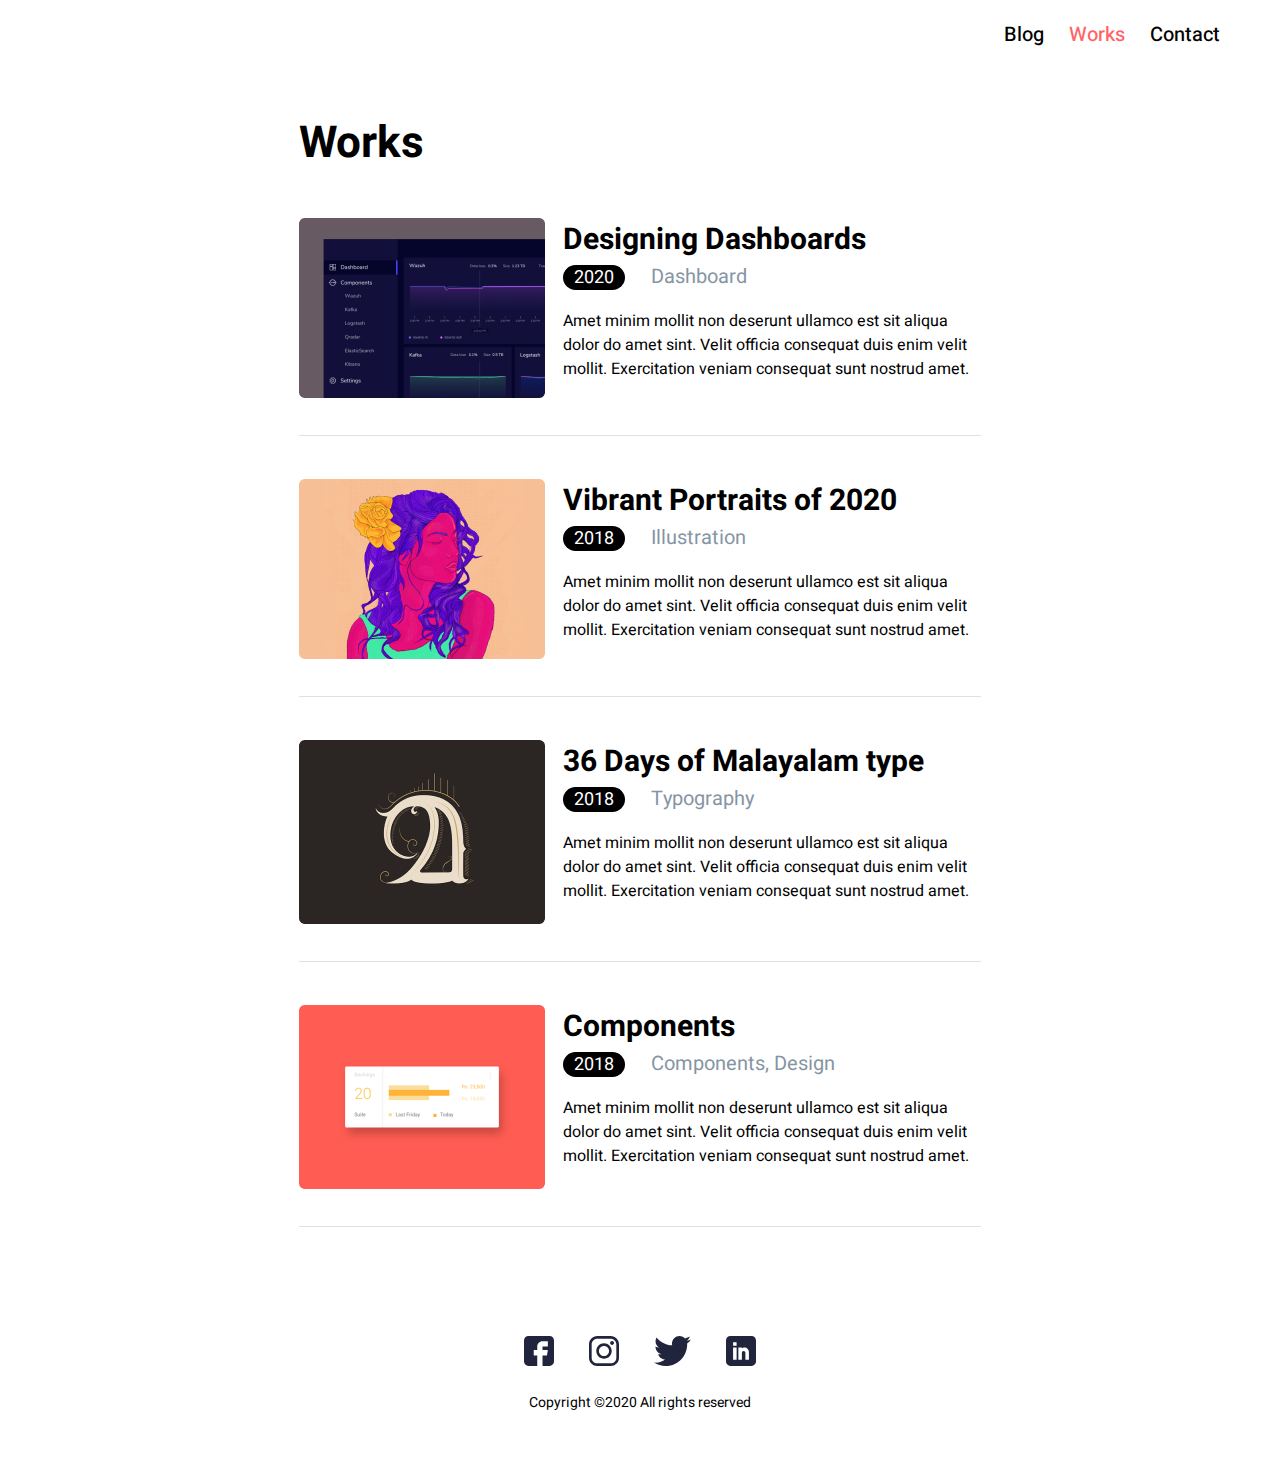
<file: index.html>
<!DOCTYPE html>
<html lang="en">
<head>          
    <meta charset="UTF-8">
    <meta name="viewport" content="width=device-width, initial-scale=1.0">
    <title>Work</title>
    <Link rel="stylesheet" href="mystyle.css" />
    <link rel="preconnect" href="https://fonts.googleapis.com">
<link rel="preconnect" href="https://fonts.gstatic.com" crossorigin>
<link href="https://fonts.googleapis.com/css2?family=Heebo:wght@400;500;600;700&display=swap" rel="stylesheet">
</head>
<body>
  <header>
   <nav>
     <span class="nav_a">Blog</span>
     <span class="nav_b">Works</span>
     <span class="nav_c">Contact</span>
   </nav> 
  </header>
  <main>
  <h1>Works</h1>
  <div class="box-list">
    <div class="box">
     <img src="images/Rectangle30.png" alt="image" class="image"/> 
     <div class="box_s">
      <h2>Designing Dashboards</h2>
      <div class="box4">
        <div class="box2">2020</div>
        <div class="box3">Dashboard</div>
      </div>
      <div class="stc">Amet minim mollit non deserunt ullamco est sit aliqua dolor do amet sint.
          Velit officia consequat duis enim velit mollit. 
          Exercitation veniam consequat sunt nostrud amet.</div>
     </div>
    </div>
    <div class="box">
      <img src="images/Rectangle32.png" alt="image" class="image"/>
      <div class="box_s">
       <h2>Vibrant Portraits of 2020</h2>
      <div class="box4">
        <div class="box2">2018</div>
        <div class="box3">Illustration</div>
      </div>
       <div class="stc">Amet minim mollit non deserunt ullamco est sit aliqua dolor do amet sint.
         Velit officia consequat duis enim velit mollit. 
         Exercitation veniam consequat sunt nostrud amet.</div>
       </div>
    </div>
    <div class="box">
      <img src="images/Rectangle34.png" alt="imgae" class="image"/>
      <div class="box_s">
       <h2>36 Days of Malayalam type</h2>
       <div class="box4">
         <div class="box2">2018</div>
         <div class="box3">Typography</div>
        </div>
       <div class="stc">Amet minim mollit non deserunt ullamco est sit aliqua dolor do amet sint.
         Velit officia consequat duis enim velit mollit. 
         Exercitation veniam consequat sunt nostrud amet.</div>
      </div>
    </div>
    <div class="box">
      <img src="images/Rectangle40.png" alt="image" class="image"/>
      <div class="box_s">
       <h2>Components</h2>
      <div class="box4">
        <div class="box2">2018</div>
        <div class="box3">Components, Design</div>
        </div>
       <div class="stc">Amet minim mollit non deserunt ullamco est sit aliqua dolor do amet sint.
         Velit officia consequat duis enim velit mollit. 
         Exercitation veniam consequat sunt nostrud amet.</div>
       </div>
    </div>
  </div>
  </main>
   <footer>
    <div style="margin: 0%; padding: 0%">
      <span class="item-logo">
       <img src="logos/fb.svg" alt="fasebook" id="fb"/>
      </span>
      <span class="item-logo">
       <img src="logos/insta.svg" alt="insta" id="insta"/>
      </span>
      <span class="item-logo">
       <img src="logos/Group.svg" alt="x" id="Group"/>
      </span>
      <span class="item-logo">
       <img src="logos/Linkedin.svg" alt="Link" id="Link"/>
      </span>
    </div>
    <p class="postscript">Copyright ©2020 All rights reserved</p>
   </footer>
</body>
</html>
</file>
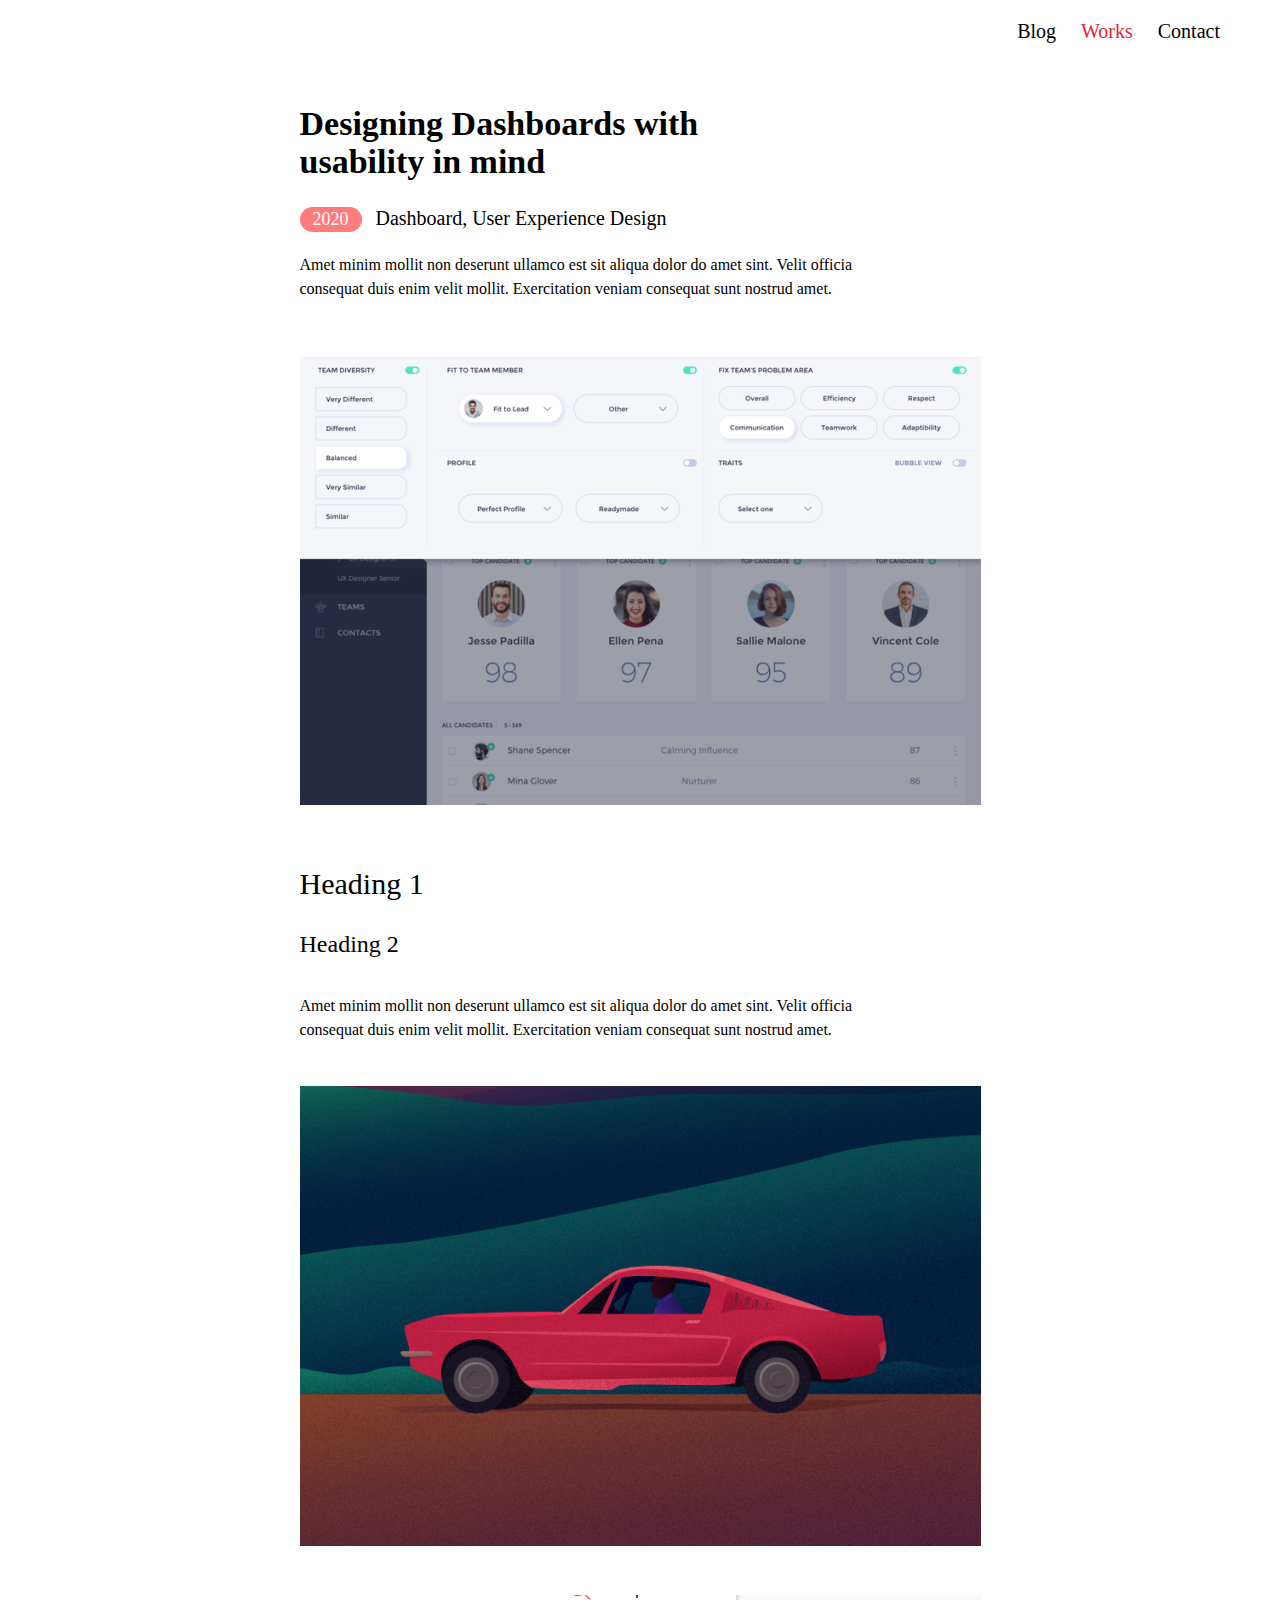
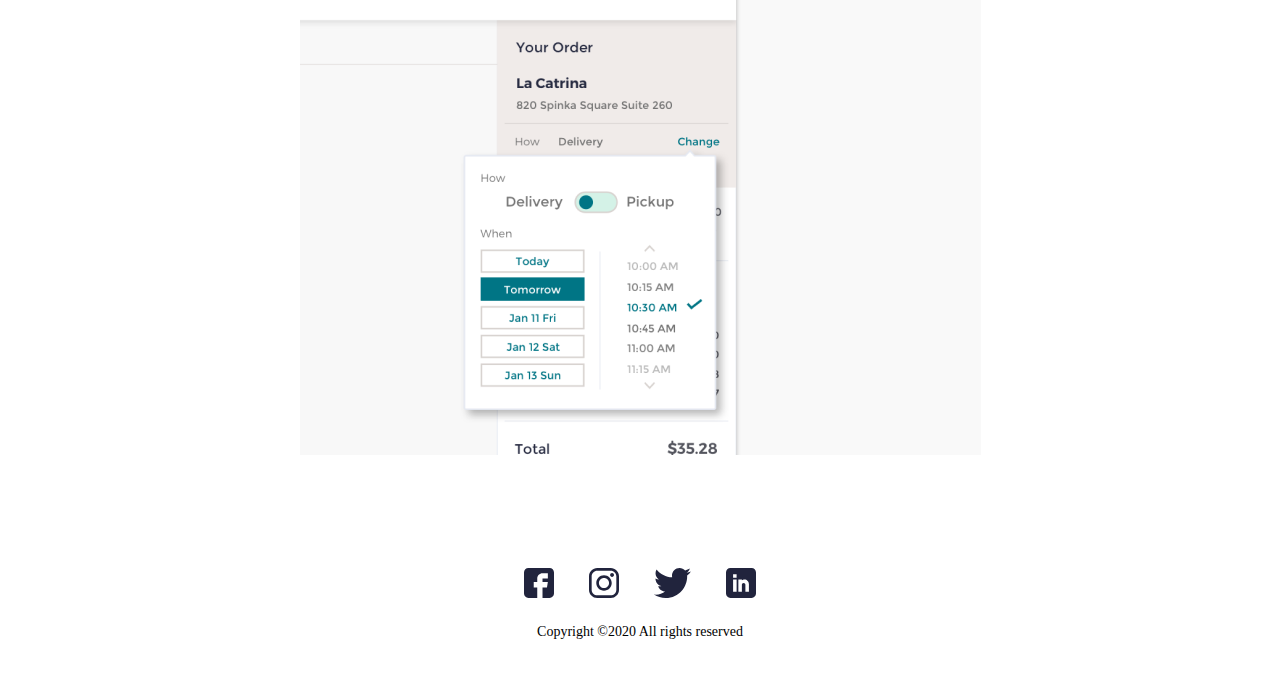
<file: index2.html>
<!DOCTYPE html>
<html lang="en-US">
 <head>
   <meta charset="utf-8">
   <meta name="viewport" content="width=device-width, initial-scale=1.0">
   <title>Work Detail</title>
   <Link rel="stylesheet" href="mystyle2.css" />
 </head>
 <body>
  <header>
    <span class="nav_a">Blog</span>
    <span class="nav_b">Works</span>
    <span class="nav_c">Contact</span>
  </header>
  <main>
   <div class="box">
    <div class="box_s">
     <h1> 
      Designing Dashboards with<br>
      usability in mind
     </h1>
     <div class="box_2">2020</div>
     <div class="box_3">
      Dashboard, User Experience Design
     </div>
     <div class="stc">
      Amet minim mollit non deserunt ullamco est sit aliqua dolor do amet sint. Velit officia<br>
      consequat duis enim velit mollit. Exercitation veniam consequat sunt nostrud amet.
     </div>
     <img src="images/Rectangle 4.png" alt="image" class="image"/>     
    </div>
   </div>
   <div class="box">
    <h2>Heading 1</h2>
    <h3>Heading 2</h3>
    <div class="stc">
      Amet minim mollit non deserunt ullamco est sit aliqua dolor do amet sint. Velit officia<br>
      consequat duis enim velit mollit. Exercitation veniam consequat sunt nostrud amet.
    </div>
    <img src="images/Rectangle 5.png" alt="image" class="image" />
    <img src="images/Rectangle 6.png" alt="image" class="image" />
   </div>
  </main>
  <footer>
   <div  style="margin: 0%; padding: 0%">
    <span class="imagebox">
      <img src="logos/fb.svg" alt="facebook" class="fb" />
    </span>
    <span class="imagebox">
      <img src="logos/insta.svg" alt="insta" class="insta" />
    </span>
    <span class="imagebox">
      <img src="logos/Group.svg" alt="x" class="Group" />
    </span>
    <span class="imagebox">
      <img src="logos/Linkedin.svg" alt="Link" class="Link" />
    </span>
   </div>
   <p class="footer_s">Copyright ©2020 All rights reserved</p>
  </footer>
 </body>
</html>
</file>
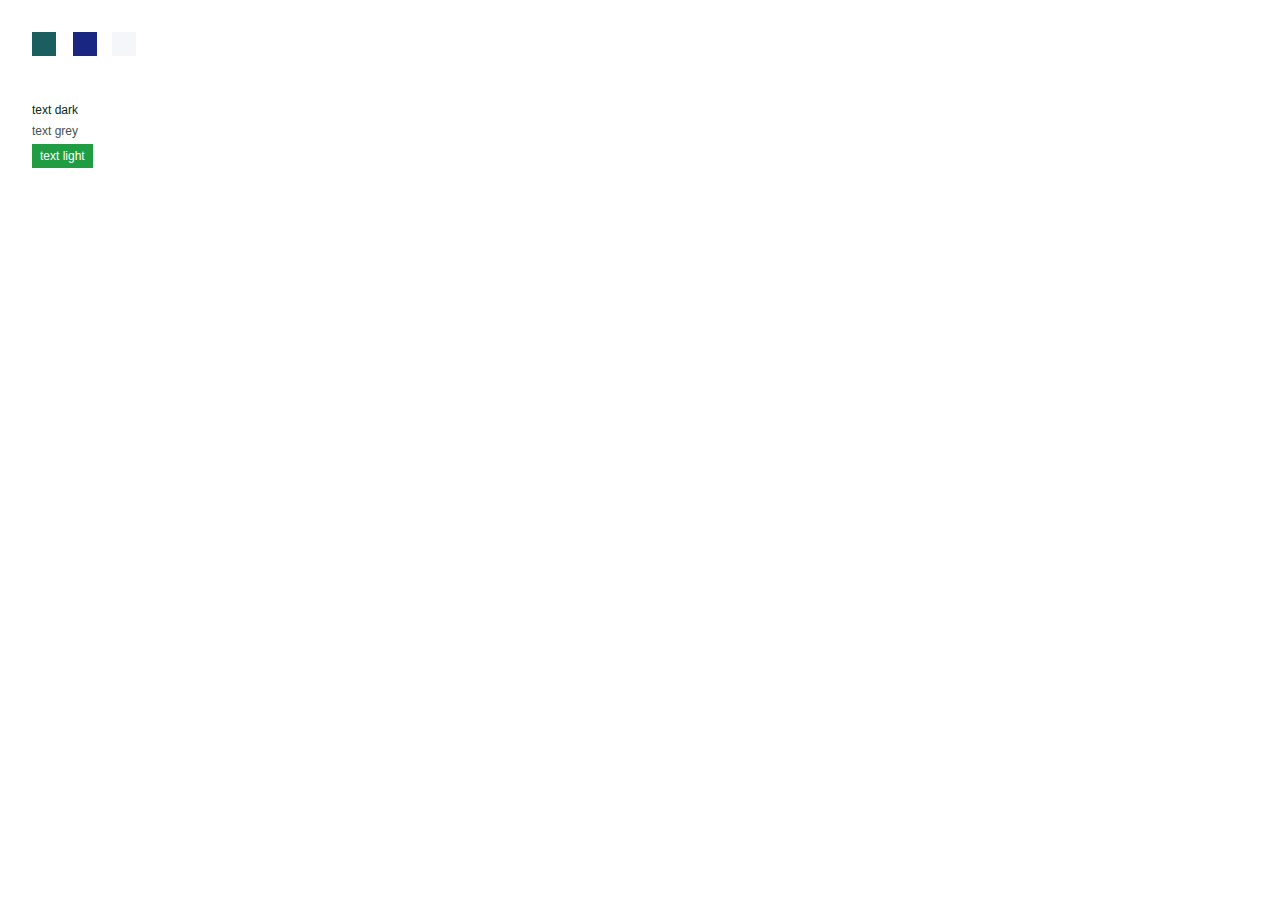
<file: figma_app/colors.html>
<!DOCTYPE html>
<html lang="en-US">
 <head>
  <meta charset="utf-8">
  <meta name="viewport" content="width=device-width">
  <title>colors</title>
  <Link rel="stylesheet" href="colorsstyle.css">
 </head>
 <body>
  <main>
   <div class="body">
    <div class="box">
     <div class="box_a"></div>
     <div class="box_b"></div>
     <div class="box_c"></div>
    </div>
    <div class="str">
     <div class="str_1">text dark</div>
     <div class="str_2">text grey</div>
     <div class="str_3">text light</div>
    </div>
   </div>
  </main>
 </body>
</html>
</file>
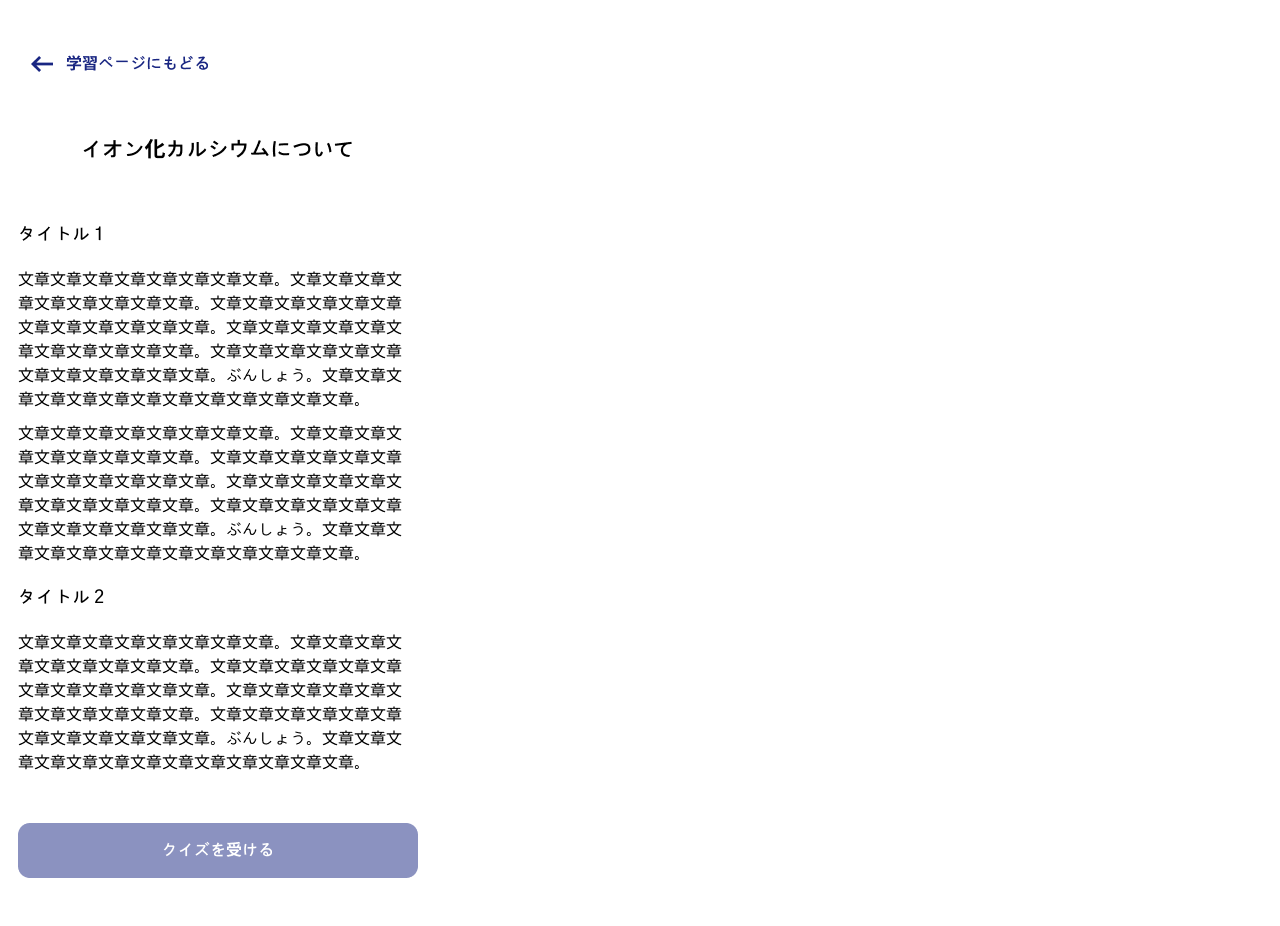
<file: figma_app/notyetread.html>
<!DOCTYPE html>
<html lang="en-US">
 <head>
  <meta charset="utf-8">
  <meta name="viewport" content="width=device-width">
  <title>notyetread</title>
  <link rel="stylesheet" href="notyetreadstyle.css">
 </head>
 <body>
  <main>
   <div class="body">
    <img src="images/notyetreadframe.png" alt="image" class="notyetreadframe">
    <img src="images/learning_content3.png" alt="image" class="learning3">
   </div>
  </main>
 </body>
</html>
</file>
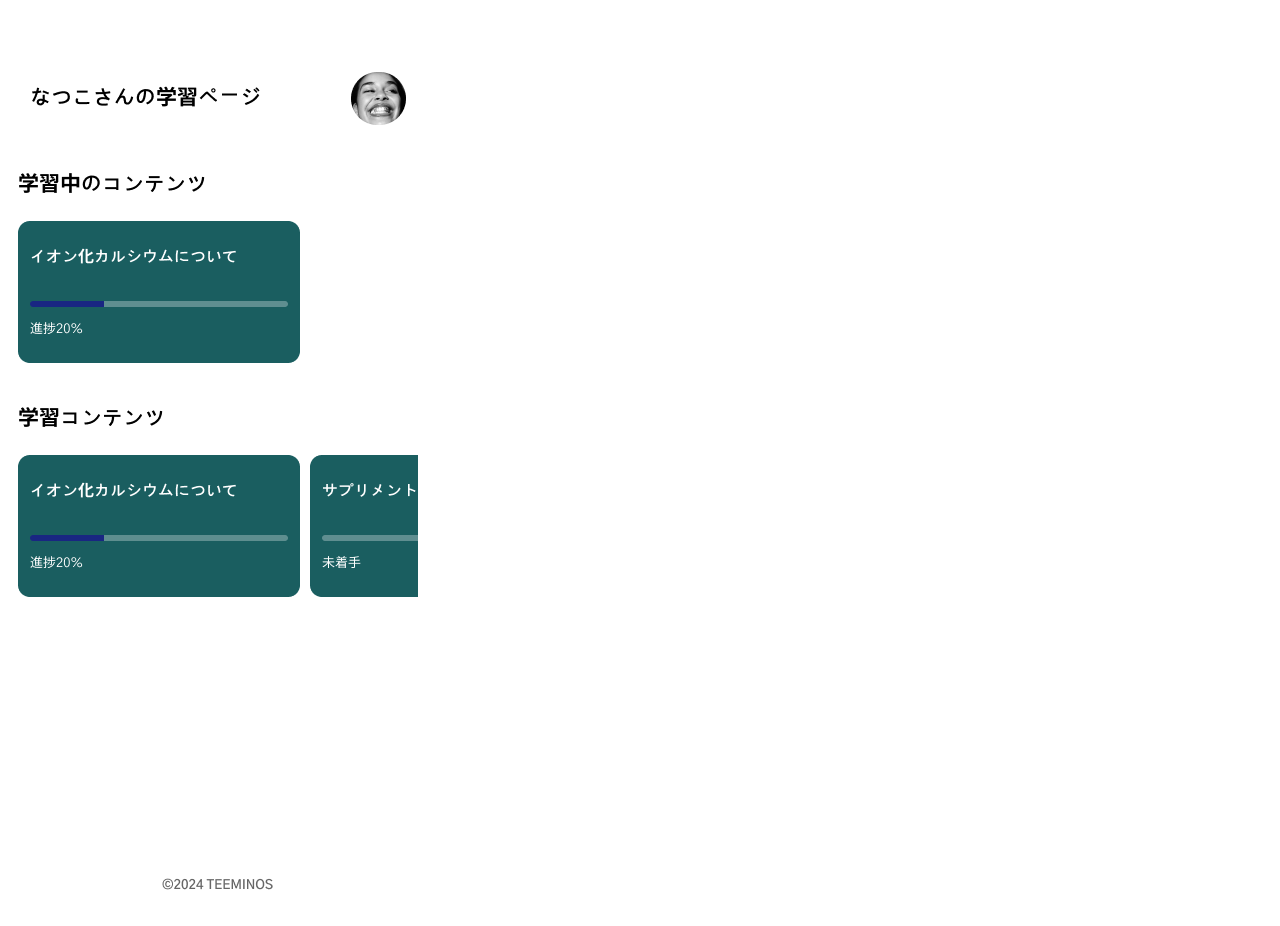
<file: figma_app/study.html>
<!DOCTYPE html>
<html lang="en-US">
 <head>
  <meta charset="utf-8">
  <meta name="viewport" content="width=device-width">
  <title>study</title>
  <link rel="stylesheet" href="studystyle.css">
 </head>
 <body>
  <main>
   <div class="body">
    <img src="images/frame.png" alt="image" class="frame">
    <img src="images/learning_content.png" alt="image" class="learning">
    <img src="images/learning_content2.png" alt="image" class="learning2">
    <img src="images/2024logo.png" alt="image" class="logo">
   </div>
  </main>
 </body>
</html>
</file>
<file: mystyle.css>
html {
    font-family: 'Heebo', sans-serif;
}

body {
    margin: 0;
}

body {
    margin: 0;
}

header {
    text-align: right;
    padding: 20px 60px;
    font-size: 20px;
}

.nav_a:hover {
    text-decoration: underline;
    text-decoration-color:dodgerblue;
    cursor: pointer;
}

.nav_b:hover {
    text-decoration: underline;
    text-decoration-color:dodgerblue;
    cursor: pointer;
}

.nav_c:hover {
    text-decoration: underline;
    text-decoration-color:dodgerblue;
    cursor: pointer;
}

.nav_a {
   display: inline-block;
   font-size: 20px;
   font-weight: 500;
}

.nav_b {
    display: inline-block;
    color:#FF6464;
    margin-left: 20px;
    font-size: 20px;
    font-weight: 500;
}

.nav_c {
   display: inline-block;
   margin-left: 20px;
   font-size: 20px;
   font-weight: 500;

}

main {
    display: block;
    width: 682px;
    margin: 42px auto 0;
}

.box-list {
    margin-top: 42px;
}

.box {
    display: block;
    border-bottom: 1px solid #E0E0E0;
    padding-bottom: 37px;
    font-size: 0;
}

.box:nth-child(n + 2) {
    margin-top: 43px;
}

.image {
    display: inline-block;
    width: 246px;
    vertical-align: top;
}

.box_s {
    display: inline-block;
    width: 418px;
    vertical-align: top;
    margin-left: 18px;
}



h2 {
    display: block;
    margin: 0;
    font-size: 30px;
    line-height: 44.06px;
}

.box2 {
    display: inline-block;
    color: white;
    background-color: black;
    width: 62px;
    font-size: 18px;
    line-height: 25px;
    border-radius: 9999px;
    text-align: center;
    font-family: Heebo;
}

.box3 {
    display: inline-block;
    color: #8695A4;
    margin-top: 0;
    margin-left: 26px;
    width: 211px;
    height: 29px;
    font-size: 20px;
}

.box {
    margin-top: 18px;
}

.stc {
    display: -webkit-box;
    -webkit-box-orient: vertical;
    -webkit-line-clamp: 3;
    overflow: hidden;  
    margin-top: 18px;
    font-size: 16px;
}



h1 { 
    font-size: 44px;
    margin-top: 0;
    margin-bottom: 0;
}

footer {
    text-align: center;
    padding-top: 51px;
    padding-bottom: 54px; 
    font-size: 0;
    margin-top: 58px;
}

.item-logo {
    display: inline-block;
    margin-right: 35px;
}

.item-logo:last-child {
    margin-right: 0;
}

footer img {
    display: block;
}

.postscript {
    margin-top: 26px;
    margin-bottom: 0    ;
    font-size: 14px;
}
</file>
<file: mystyle2.css>
html {
    font-family: inherit;
}

body {
    margin: 0;
}

header {
    text-align: right;
    padding: 20px 60px;
    font-size: 20px;
}

.nav_a:hover {
    text-decoration: underline;
    text-decoration-color: dodgerblue;
    cursor: pointer;
}

.nav_b:hover {
    text-decoration: underline;
    text-decoration-color: dodgerblue;
    cursor: pointer;
}

.nav_c:hover {
    text-decoration: underline;
    text-decoration-color: dodgerblue;
    cursor: pointer;
}

.nav_a {
    display: inline-block;
    font-size: 20px;
    font-weight: 500;
}

.nav_b {
    display: inline-block;
    color:rgb(229, 36, 53);
    margin-left: 20px;
    font-size: 20px;
    font-weight: 500;
}

.nav_c {
    display: inline-block;
    margin-left: 20px;
    font-size: 20px;
    font-weight: 500;
}

main {
    display: block;
    width: 681px;
    margin: 42px auto 0;
}

h1 {
    display: block;
    font-size: 34px;
    font-family: Heebo;
}

.box_2 {
    display: inline-block;
    color:aliceblue;
    background-color: #FF7C7C;
    width: 62px;
    font-size: 18px;
    line-height: 25px;
    border-radius: 9999px;
    text-align: center;
    font-family: Heebo;
}

.box_3 {
    display: inline-block;
    font-size: 20px;
    font-weight: 400;
    font-family: Heebo;
    line-height: 29.38px;
    margin-left: 10px;
}

.stc {
    display: inline-block;
    font-size: 16px;
    font-weight: 400;
    font-family: Heebo;
    line-height: 23.5px;
    margin-top: 20px;
}

.image {
    margin-top: 45px;
}

h2 {
    display: block;
    font-size: 30px;
    font-weight: 500;
    font-family: Heebo;
    line-height: 60px;
    margin-top: 45px;
    margin-bottom: 0;
}

h3 {
    display: block;
    font-size: 24px;
    font-weight: 500;
    font-family: Heebo;
    line-height: 60px;
    margin: 0;
}

footer {
    text-align: center;
    padding-top: 51px;
    padding-bottom: 54px;
    font-size: 0;
    margin-top: 58px;
}

.imagebox {
    display: inline-block;
    margin-right: 35px;
}

.imagebox:last-child {
    margin-right: 0;
}

footer img {
    display: block;
}

.footer_s {
    margin-top: 26px;
    margin-bottom: 0;
    font-size: 14px;
}
</file>
<file: figma_app/colorsstyle.css>
html  {
    font-family: 'Roboto', sans-serif;  
}

.body {
    display: block;
    margin: 0;
    padding: 0;
    width: 209px;
    height: 220px;
}

.box {
  display: flex;
}

.box_a {
  display: inline-block;
  padding: 0;
  margin-top: 24px;
  margin-left: 24px;
  height: 24px;
  width: 24px;
  background-color: #1A5E60
}

.box_b {
  display: inline-block;
  padding: 0;
  margin-top: 24px;
  margin-left: 17px ;
  height: 24px;
  width: 24px;
  background-color: #192682
}

.box_c {
  display: inline-block;
  padding: 0;
  margin-top: 24px;
  margin-left: 15px;                                     
  height: 24px;
  width: 24px;
  background-color: #F5F6FA
}

.str {
  display: block; 
}

.str_1 {
  display: block;
  margin-top: 47px;
  margin-left: 24px;
  font-size: 12px;
  line-height: 14.06px;
  color: #092A12;
}

.str_2 {  
  display: block;
  margin-top: 7px;
  margin-left: 24px;
  font-size: 12px;
  line-height: 14.06px;
  color: #49504B;
}

.str_3 {
  display: inline-block;
  margin-top: 6px;
  margin-left: 24px;
  padding: 5px 8px;
  font-size: 12px;
  color: white;
  background-color: #209D42;
  text-align: center;
}
</file>
<file: figma_app/notyetreadstyle.css>
html {
  width: 100%;
  height: 100%;
}

.body {
  display: block;
  width: 420px;
  height: 918px;
}

.notyetreadframe {
  display: block;
  padding-top: 40px;
  margin-left: 10px;
}

.learning3 {
  display: block;
  margin-top: 40px;
  margin-left: 10px;
}
</file>
<file: figma_app/studystyle.css>
html {
    width: 100%;
    height: 100%;
}

.body {
   display: block;
   width: 420px;
   height: 918px;
}

.frame {
  display: block;
  padding-top: 60px;
  margin-left: 10px;
}

.learning {
  display: block;
  margin-top: 40px;
  margin-left: 10px;
}

.learning2 {
  display: block;
  margin-top: 40px;
  margin-left: 10px;
}

.logo {
  display: block;
  margin-top: 281px;
  margin-left: 154px;
}
</file>
